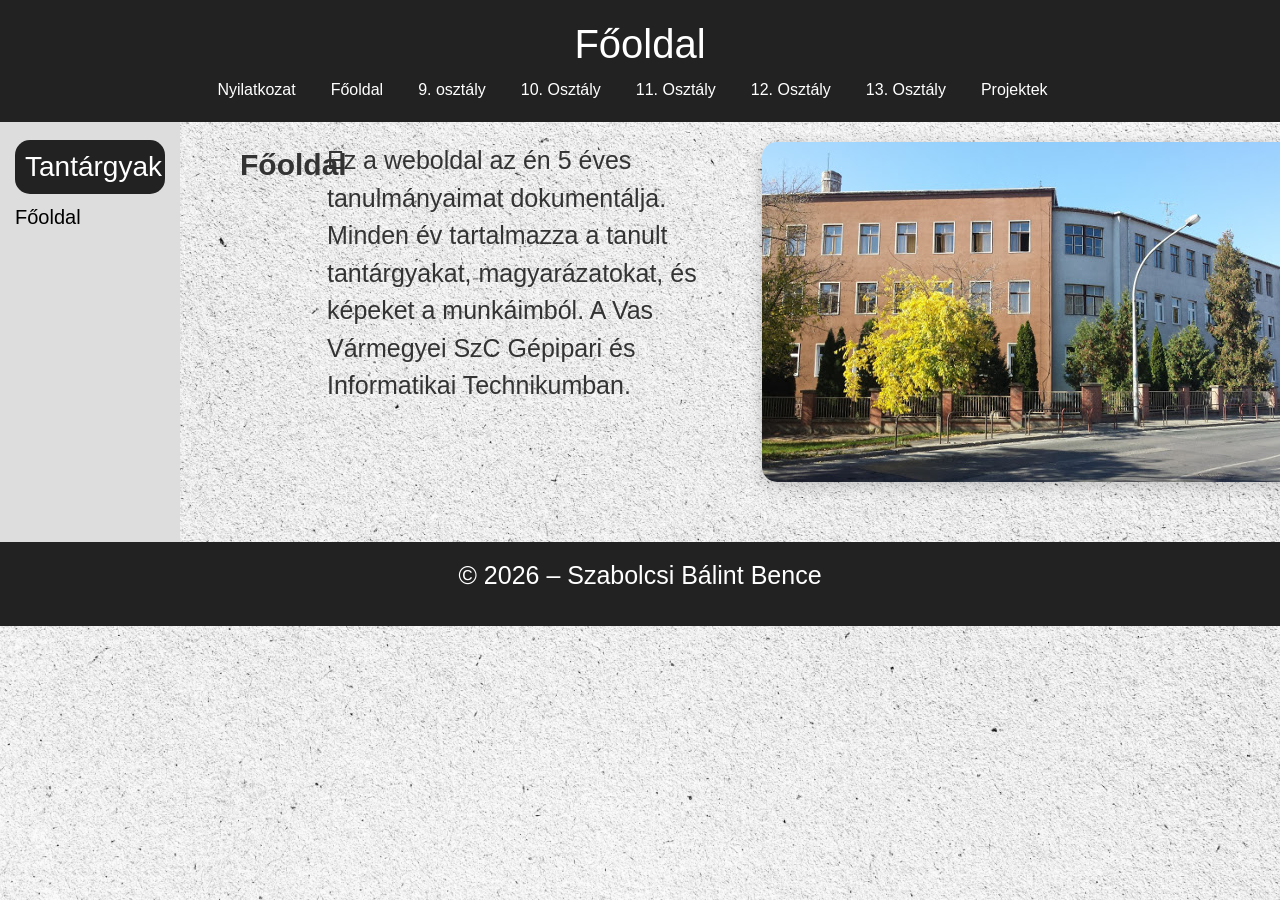
<file: index.html>
<!DOCTYPE html>
<html lang="en">
<head>
    <meta charset="UTF-8">
    <title>Year 1</title>
    <link href="https://cdn.jsdelivr.net/npm/bootstrap@5.3.3/dist/css/bootstrap.min.css" rel="stylesheet">
    

    <link rel="stylesheet" href="styles.css">
</head>
<body>

<div class="page-container">
<header>

    <h1>Főoldal</h1>
    <nav>
        <a href="nyilatkozat.html">Nyilatkozat</a>
        <a href="index.html">Főoldal</a>
        <a href="YearOne.html">9. osztály</a>
        <a href="year2.html">10. Osztály</a>
        <a href="year3.html">11. Osztály</a>
        <a href="year4.html">12. Osztály</a>
        <a href="year5.html">13. Osztály</a>
        <a href="projects.html">Projektek</a>
    </nav>
</header>
<div class="side-bg"></div>

<aside class="side-nav">
    <h3>Tantárgyak</h3>
    <a href="#Va">Főoldal</a>

</aside>

<main class="content">
    <section id="Va">
        <!-- ELSŐ RÉSZ *******************************-->
        <div class="row">
            <div class="col-1"> <!-- CÍM-->
                <strong>Főoldal</strong>
            </div>
            <div class="col-5"> <!-- MAIN-->
                <p>Ez a weboldal az én 5 éves tanulmányaimat dokumentálja. Minden év tartalmazza a tanult tantárgyakat, magyarázatokat, és képeket a munkáimból. A Vas Vármegyei SzC Gépipari és Informatikai Technikumban.</p>
               
            </div>
            <div class="col-6">
                <img src="Kep/suli.jpg" alt="iskola">
                 
            </div>
        </div>
        

    </section>
</main>

<footer>
    <p>© 2026 – Szabolcsi Bálint Bence</p>
</footer>
</div>
<script src="script.js"></script>
</body>
</html>
</file>
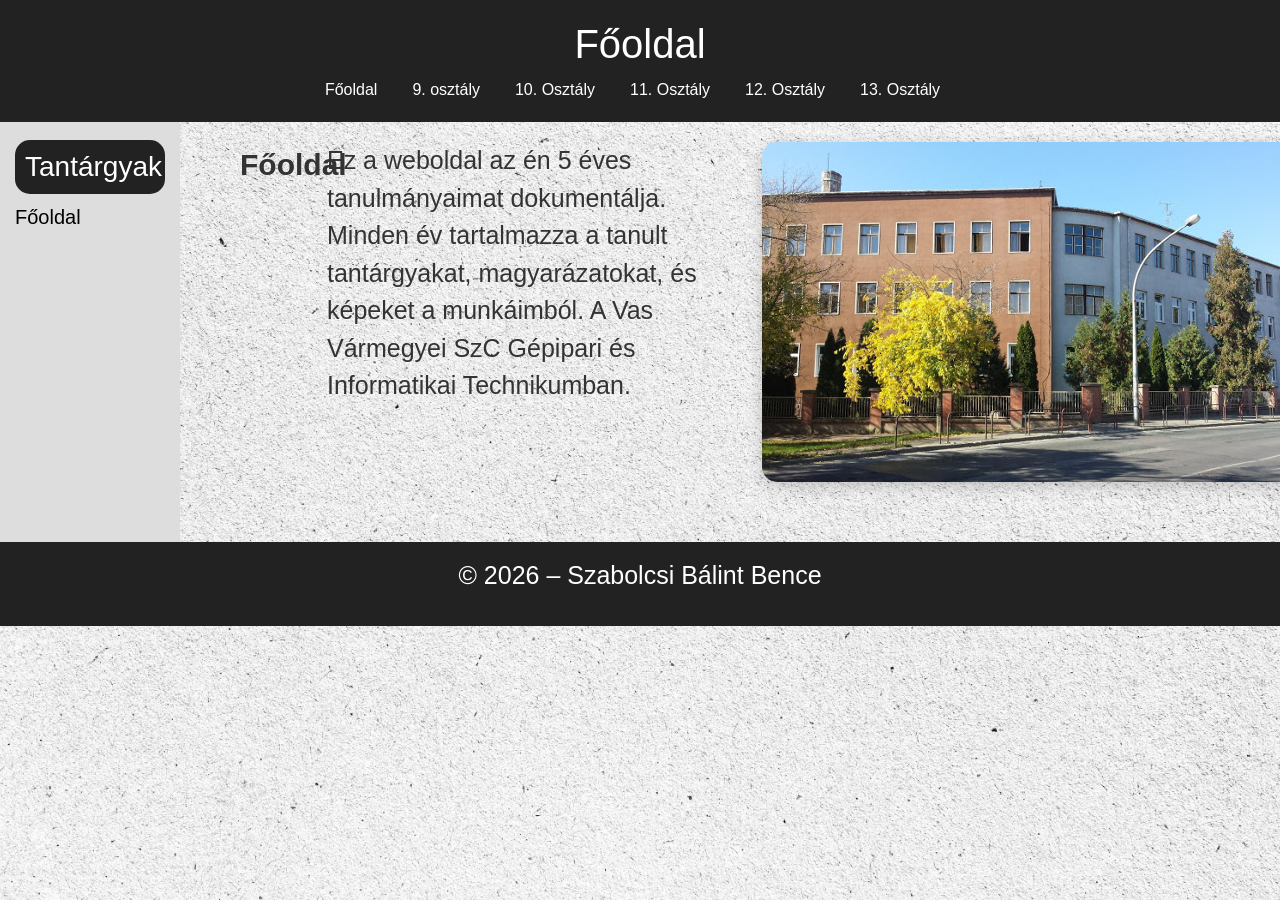
<file: Home.html>
<!DOCTYPE html>
<html lang="en">
<head>
    <meta charset="UTF-8">
    <title>Year 1</title>
    <link href="https://cdn.jsdelivr.net/npm/bootstrap@5.3.3/dist/css/bootstrap.min.css" rel="stylesheet">
    

    <link rel="stylesheet" href="styles.css">
</head>
<body>

<div class="page-container">
<header>

    <h1>Főoldal</h1>
    <nav>
        <a href="Home.html">Főoldal</a>
        <a href="YearOne.html">9. osztály</a>
        <a href="year2.html">10. Osztály</a>
        <a href="year3.html">11. Osztály</a>
        <a href="year4.html">12. Osztály</a>
        <a href="year5.html">13. Osztály</a>
    </nav>
</header>
<div class="side-bg"></div>

<aside class="side-nav">
    <h3>Tantárgyak</h3>
    <a href="#Va">Főoldal</a>

</aside>

<main class="content">
    <section id="Va">
        <!-- ELSŐ RÉSZ *******************************-->
        <div class="row">
            <div class="col-1"> <!-- CÍM-->
                <strong>Főoldal</strong>
            </div>
            <div class="col-5"> <!-- MAIN-->
                <p>Ez a weboldal az én 5 éves tanulmányaimat dokumentálja. Minden év tartalmazza a tanult tantárgyakat, magyarázatokat, és képeket a munkáimból. A Vas Vármegyei SzC Gépipari és Informatikai Technikumban.</p>
            </div>
            <div class="col-6">
                <img src="Kep/suli.jpg" alt="iskola">
            </div>
        </div>
        

    </section>
</main>

<footer>
    <p>© 2026 – Szabolcsi Bálint Bence</p>
</footer>
</div>
<script src="script.js"></script>
</body>
</html>
</file>
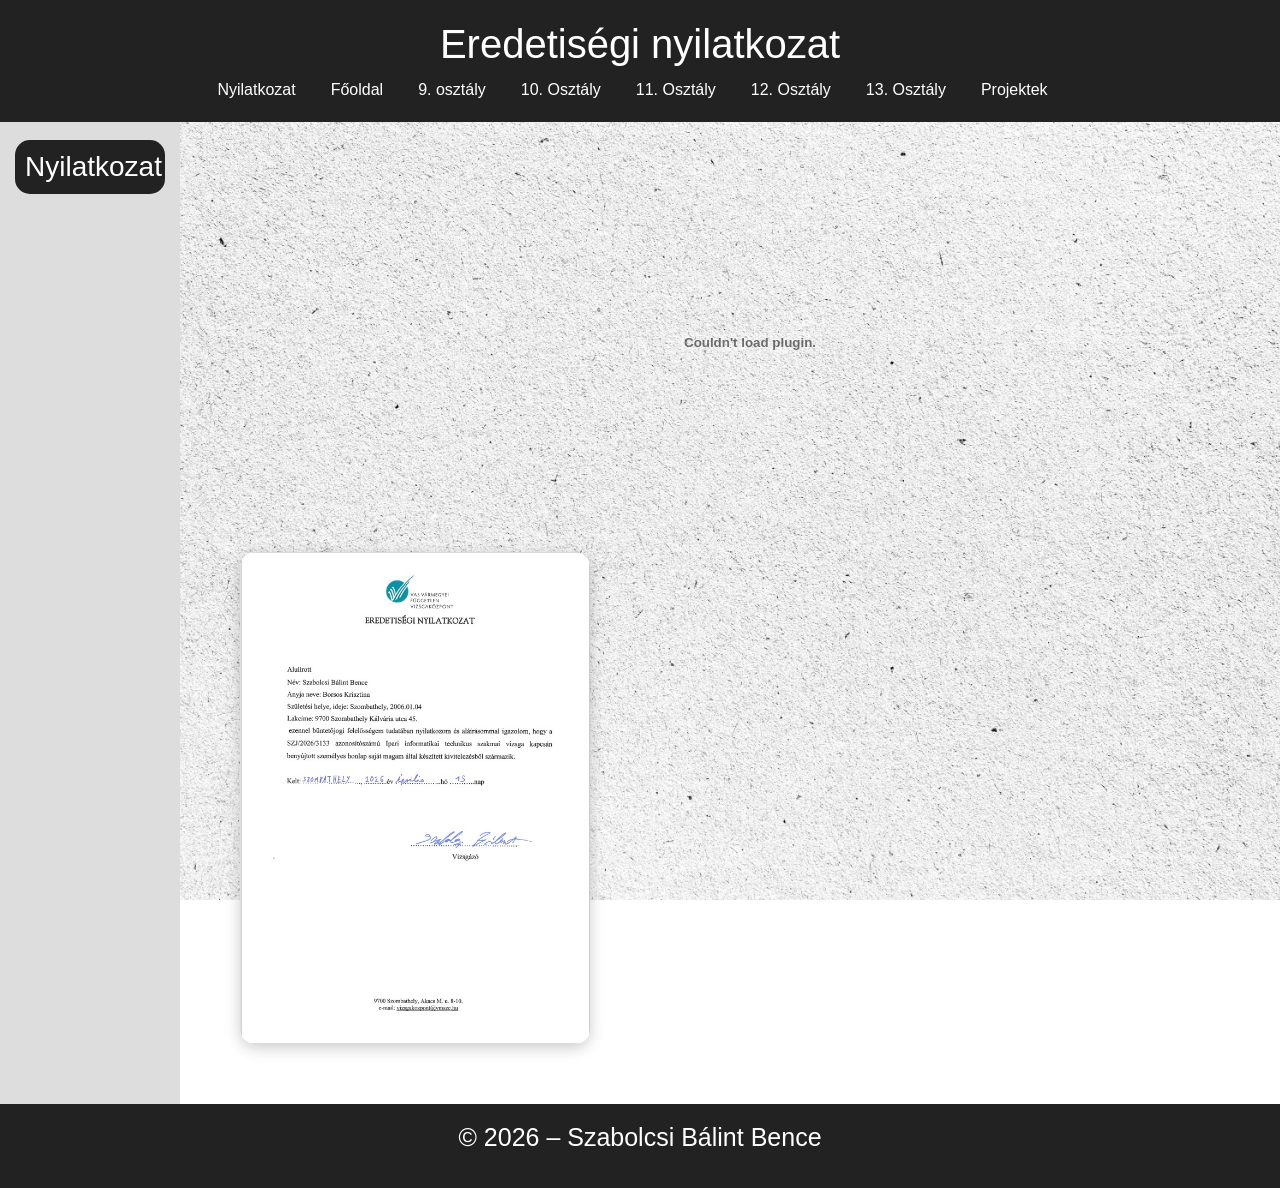
<file: nyilatkozat.html>
<!DOCTYPE html>
<html lang="en">
<head>
    <meta charset="UTF-8">
    <title>Year 1</title>
    <link href="https://cdn.jsdelivr.net/npm/bootstrap@5.3.3/dist/css/bootstrap.min.css" rel="stylesheet">
    

    <link rel="stylesheet" href="styles.css">
</head>
<body>

<div class="page-container">
<header>

    <h1>Eredetiségi nyilatkozat</h1>
    <nav>
        <a href="nyilatkozat.html">Nyilatkozat</a>
        <a href="index.html">Főoldal</a>
        <a href="YearOne.html">9. osztály</a>
        <a href="year2.html">10. Osztály</a>
        <a href="year3.html">11. Osztály</a>
        <a href="year4.html">12. Osztály</a>
        <a href="year5.html">13. Osztály</a>
        <a href="projects.html">Projektek</a>
    </nav>
</header>
<div class="side-bg"></div>

<aside class="side-nav">
    <h3>Nyilatkozat</h3>

</aside>

<main class="content">
    <section id="Va">
        
        <div class="row">
            <embed src="Kep/13C_eredetiseg_nyilatkozat_Resz19.86267720.pdf" type="application/pdf" width="600" height="400">
            <a href="Kep/NyilKep.jpeg" target="_blank"> <img src="Kep/NyilKep.jpeg" alt="csomóponti törvény" class="VA9-img"> </a>
        </div>
        

    </section>
</main>

<footer>
    <p>© 2026 – Szabolcsi Bálint Bence</p>
</footer>
</div>
<script src="script.js"></script>
</body>
</html>
</file>
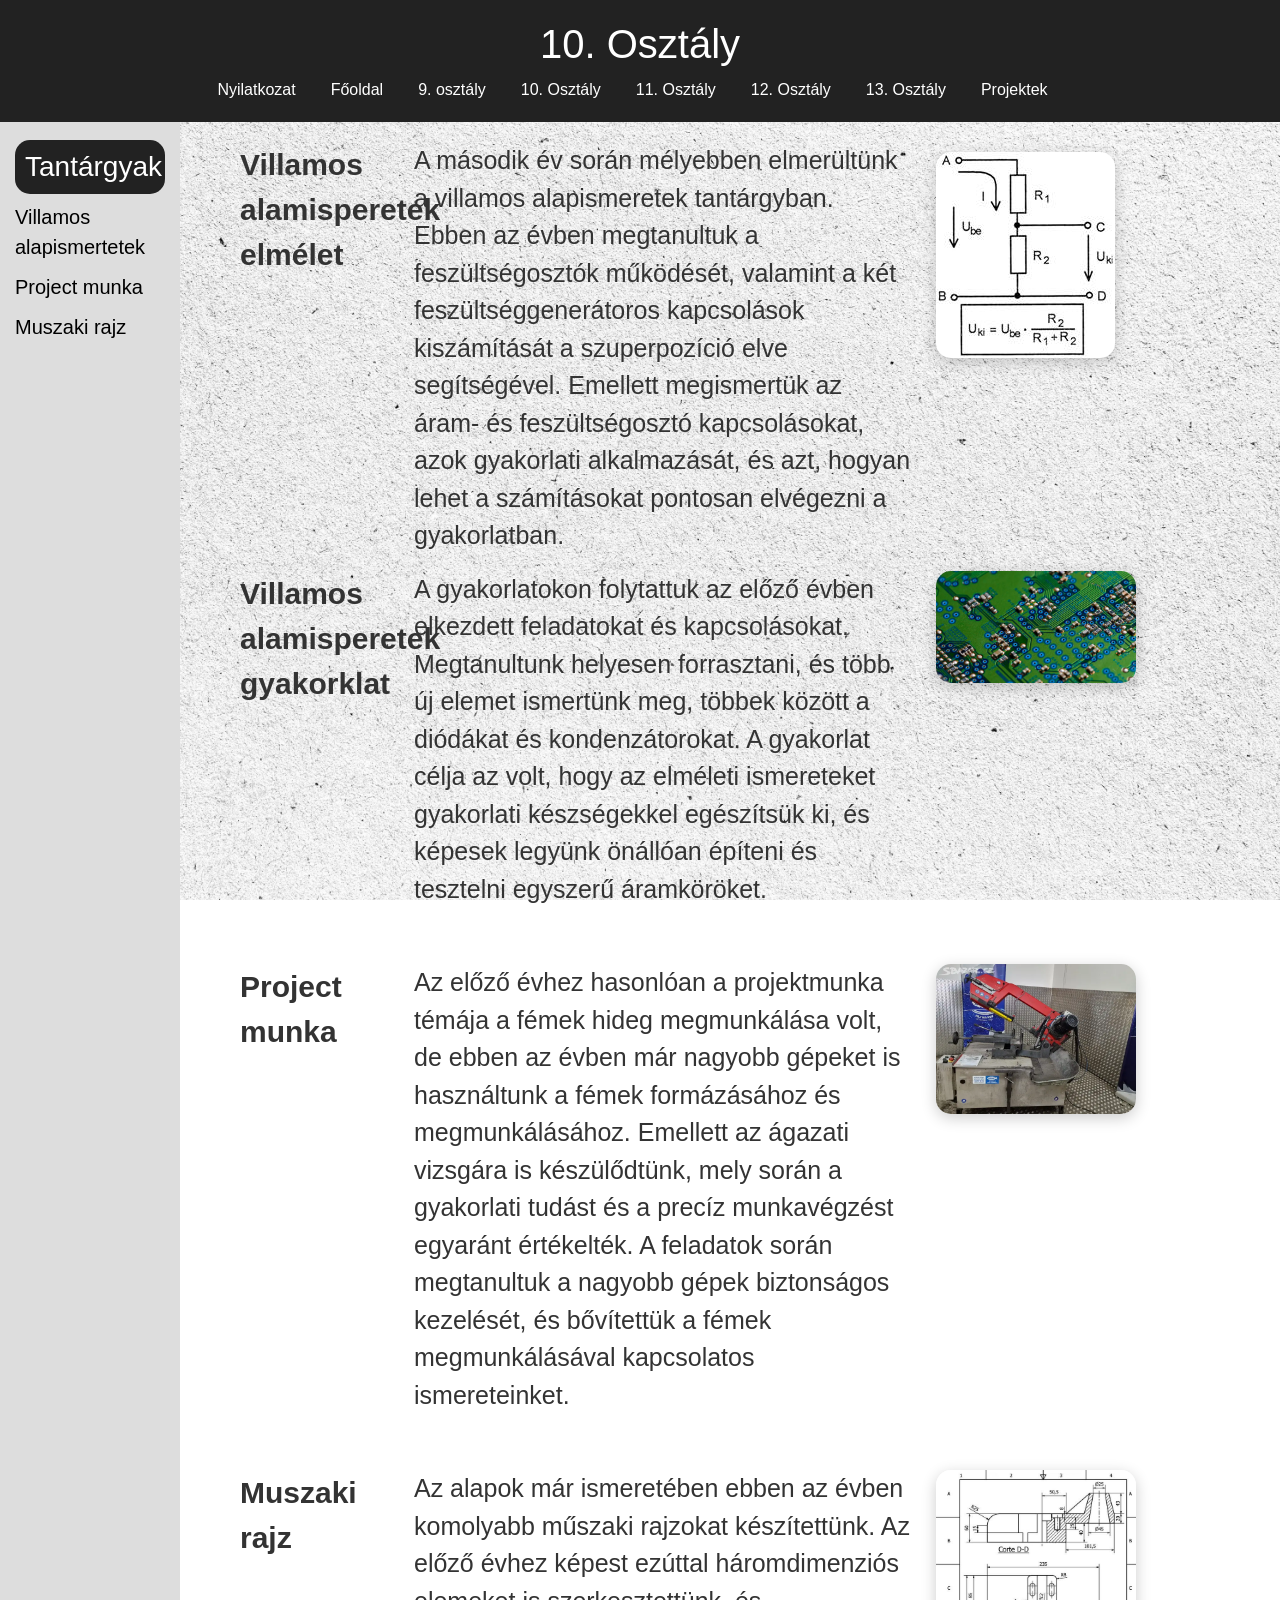
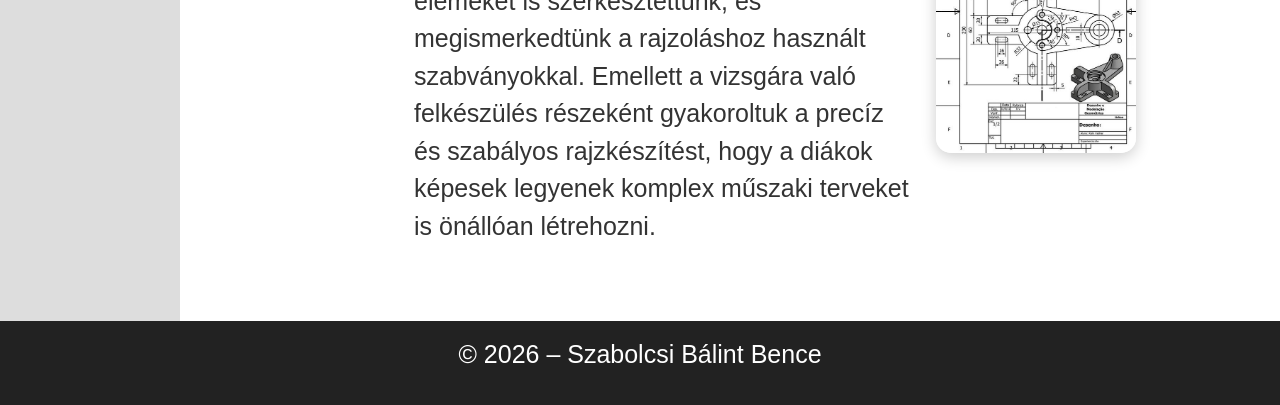
<file: year2.html>
<!DOCTYPE html>
<html lang="en">
<head>
    <meta charset="UTF-8">
    <title>Year 1</title>
    <link href="https://cdn.jsdelivr.net/npm/bootstrap@5.3.3/dist/css/bootstrap.min.css" rel="stylesheet">

    <link rel="stylesheet" href="styles.css">
</head>
<body>

<div class="page-container">
<header>
    <h1>10. Osztály</h1>
    <nav>
        <a href="nyilatkozat.html">Nyilatkozat</a>
        <a href="index.html">Főoldal</a>
        <a href="YearOne.html">9. osztály</a>
        <a href="year2.html">10. Osztály</a>
        <a href="year3.html">11. Osztály</a>
        <a href="year4.html">12. Osztály</a>
        <a href="year5.html">13. Osztály</a>
        <a href="projects.html">Projektek</a>
    </nav>
</header>
<div class="side-bg"></div>

<aside class="side-nav">
    <h3>Tantárgyak</h3>
    <a href="#Va">Villamos alapismertetek</a>
    <a href="#PM">Project munka</a>
    
    <a href="#MR">Muszaki rajz</a>

</aside>

<main class="content">
    <section id="Va">
        <!-- ELSŐ RÉSZ *******************************-->
        <div class="row">
            <div class="col-2"> <!-- CÍM-->
                <strong> Villamos alamisperetek elmélet</strong>
            </div>
            <div class="col-6"> <!-- MAIN-->
                <p>A második év során mélyebben elmerültünk a villamos alapismeretek tantárgyban. Ebben az évben megtanultuk a feszültségosztók működését, valamint a két feszültséggenerátoros kapcsolások kiszámítását a szuperpozíció elve segítségével. Emellett megismertük az áram- és feszültségosztó kapcsolásokat, azok gyakorlati alkalmazását, és azt, hogyan lehet a számításokat pontosan elvégezni a gyakorlatban.</p>
            </div>
            <div class="col"> <!-- IMG-->
                <a href="Kep/vagy10.jpg" target="_blank"> <img src="Kep/vagy10.jpg" alt="feszültség osztó" class="VA9-img"> </a>
            </div>
        </div>
        <!-- Második RÉSZ *******************************-->
        <div class="row">
            <div class="col-2"> <!-- CÍM-->
                <strong>Villamos alamisperetek gyakorklat</strong>
            </div>
            <div class="col-6"> <!-- MAIN-->
                <p>A gyakorlatokon folytattuk az előző évben elkezdett feladatokat és kapcsolásokat. Megtanultunk helyesen forrasztani, és több új elemet ismertünk meg, többek között a diódákat és kondenzátorokat. A gyakorlat célja az volt, hogy az elméleti ismereteket gyakorlati készségekkel egészítsük ki, és képesek legyünk önállóan építeni és tesztelni egyszerű áramköröket.</p>
            </div>
            <div class="col"> <!-- IMG-->
                <a href="Kep/pcb.webp" target="_blank"> <img src="Kep/pcb.webp" alt="nyomtatott áramkör" class="vagy9-img"> </a>
            </div>
        </div>
    </section>
<!-- ÚJ TANTÁRGY ************************************-->
    <section id="PM">
        <!-- ELSŐ RÉSZ *******************************-->
        <div class="row">
            <div class="col-2"> <!-- CÍM-->
                <strong>Project munka</strong>
            </div>
            <div class="col-6"> <!-- MAIN-->
                <p>Az előző évhez hasonlóan a projektmunka témája a fémek hideg megmunkálása volt, de ebben az évben már nagyobb gépeket is használtunk a fémek formázásához és megmunkálásához. Emellett az ágazati vizsgára is készülődtünk, mely során a gyakorlati tudást és a precíz munkavégzést egyaránt értékelték. A feladatok során megtanultuk a nagyobb gépek biztonságos kezelését, és bővítettük a fémek megmunkálásával kapcsolatos ismereteinket.</p>
            </div>
            <div class="col"> <!-- IMG-->
                <a href="Kep/furesz.webp" target="_blank"> <img src="Kep/furesz.webp" alt="Fémfűrész" class="vagy9-img"></a>
            </div>
        </div>
    </section>

    <!-- ÚJ TANTÁRGY ************************************-->
    <section id="MR">
        <!-- ELSŐ RÉSZ *******************************-->
        <div class="row">
            <div class="col-2"> <!-- CÍM-->
                <strong>Muszaki rajz</strong>
            </div>
            <div class="col-6"> <!-- MAIN-->
            <p>Az alapok már ismeretében ebben az évben komolyabb műszaki rajzokat készítettünk. Az előző évhez képest ezúttal háromdimenziós elemeket is szerkesztettünk, és megismerkedtünk a rajzoláshoz használt szabványokkal. Emellett a vizsgára való felkészülés részeként gyakoroltuk a precíz és szabályos rajzkészítést, hogy a diákok képesek legyenek komplex műszaki terveket is önállóan létrehozni.</p>
            </div>
            <div class="col"> <!-- IMG-->
                <a href="Kep/MR3D.jpg" target="_blank"><img src="Kep/MR3D.jpg" alt="műszaki rajz" class="vagy9-img"></a>
            </div>
        </div>
    </section>
</main>

<footer>
    <p>© 2026 – Szabolcsi Bálint Bence</p>
</footer>
</div>
<script src="script.js"></script>
</body>
</html>
</file>
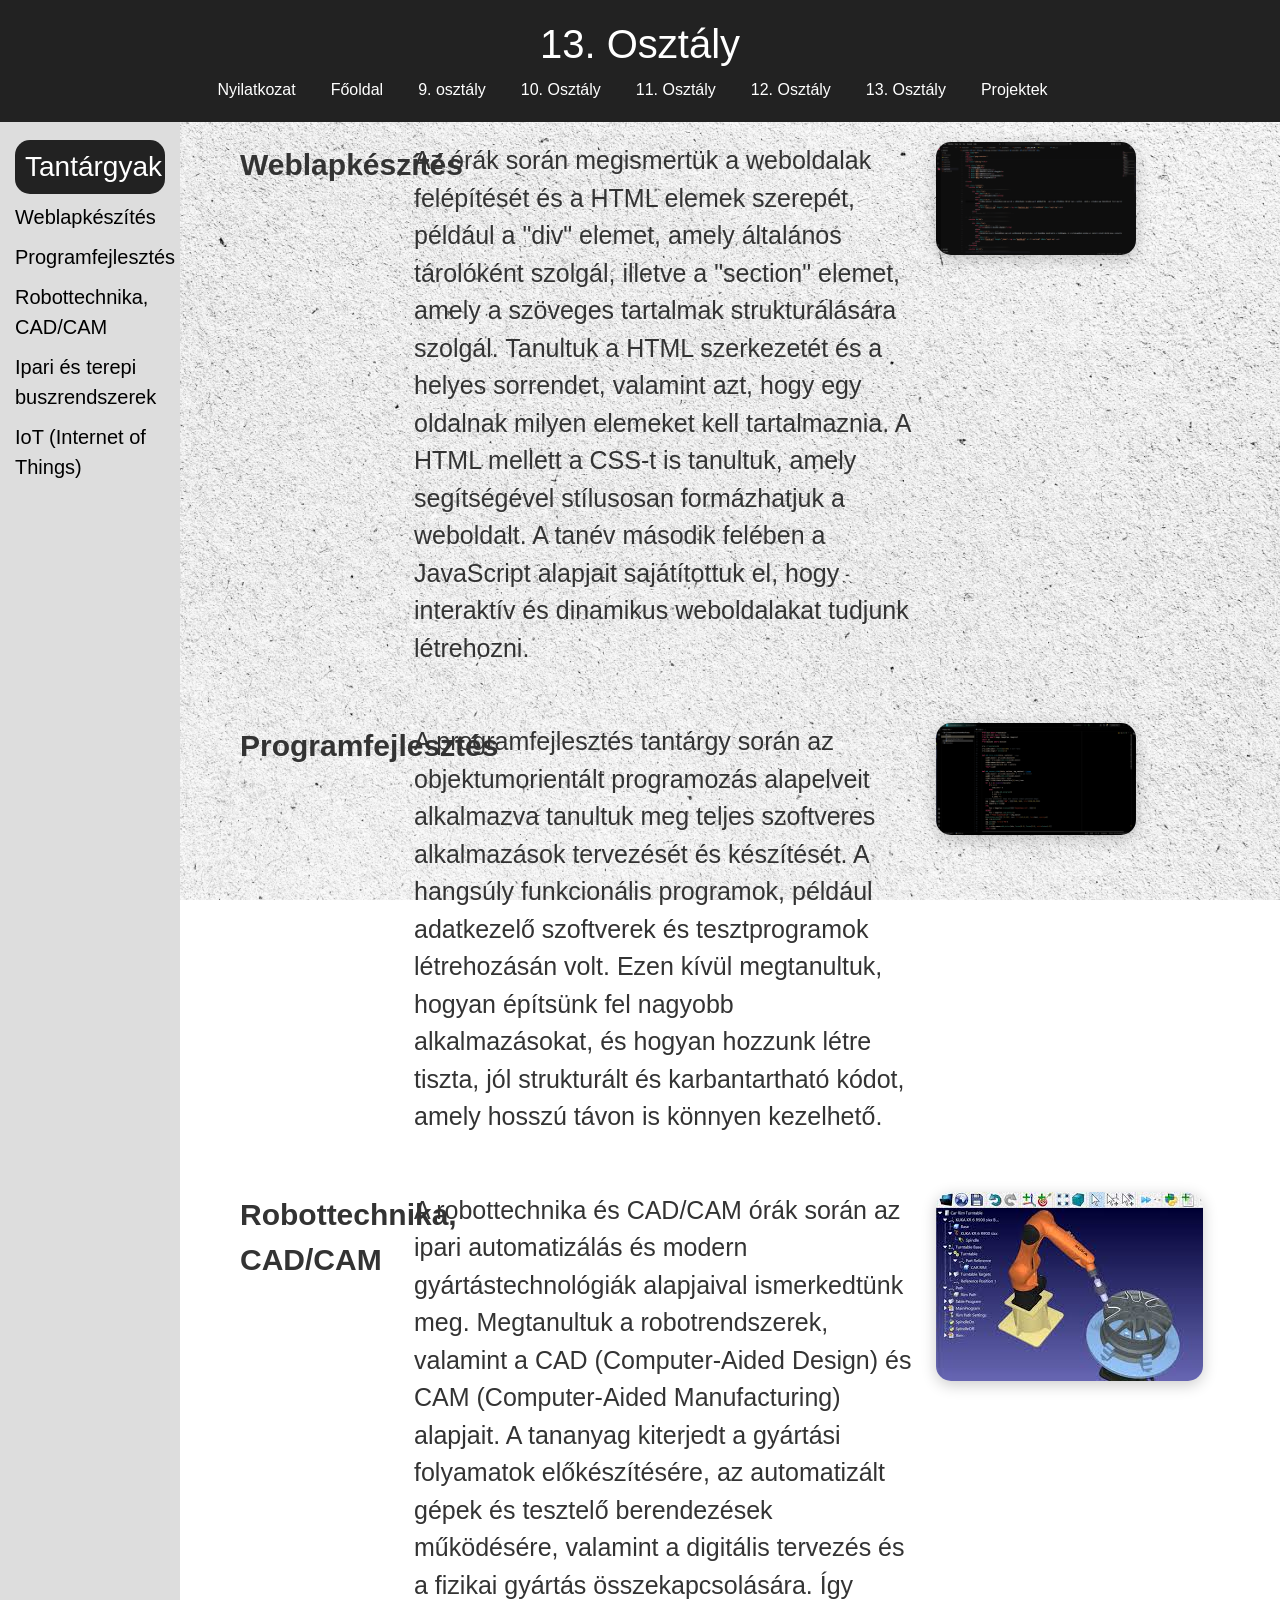
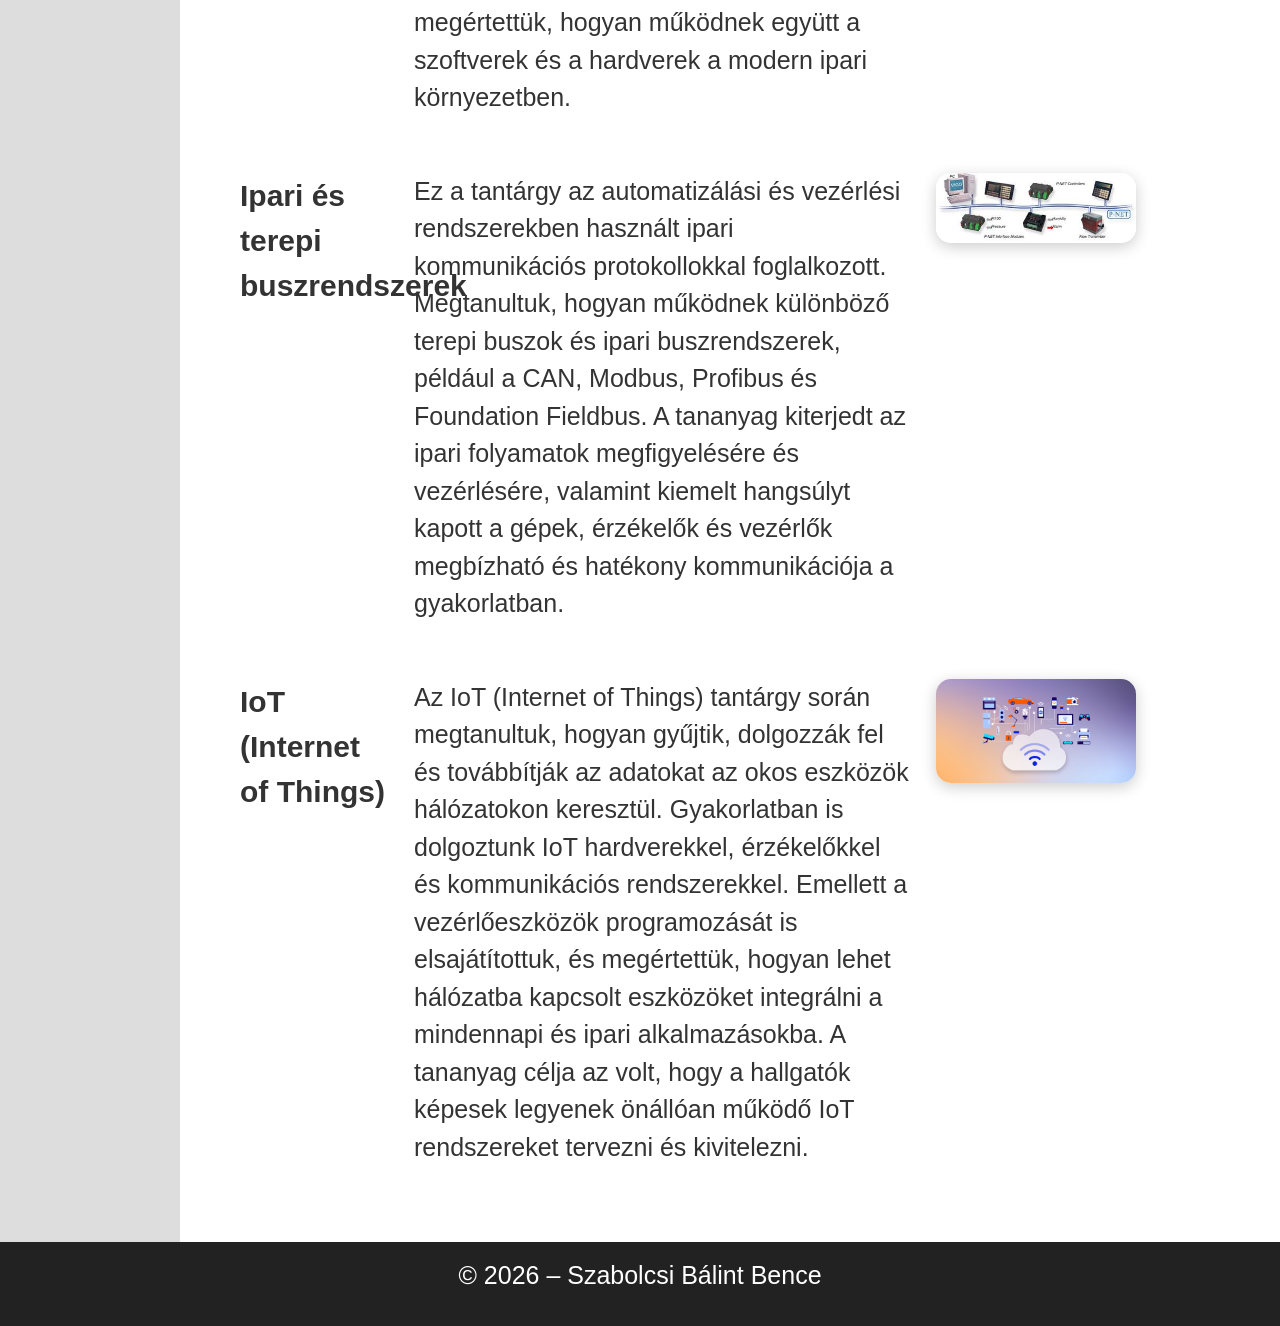
<file: year5.html>
<!DOCTYPE html>
<html lang="en">
<head>
    <meta charset="UTF-8">
    <title>Year 1</title>
    <link href="https://cdn.jsdelivr.net/npm/bootstrap@5.3.3/dist/css/bootstrap.min.css" rel="stylesheet">

    <link rel="stylesheet" href="styles.css">
</head>
<body>

<div class="page-container">
<header>
    <h1>13. Osztály</h1>
    <nav>
        <a href="nyilatkozat.html">Nyilatkozat</a>
        <a href="index.html">Főoldal</a>
        <a href="YearOne.html">9. osztály</a>
        <a href="year2.html">10. Osztály</a>
        <a href="year3.html">11. Osztály</a>
        <a href="year4.html">12. Osztály</a>
        <a href="year5.html">13. Osztály</a>
        <a href="projects.html">Projektek</a>
    </nav>
</header>
<div class="side-bg"></div>

<aside class="side-nav">
    <h3>Tantárgyak</h3>
    <a href="#AA">Weblapkészítés</a>
    <a href="#DA">Programfejlesztés</a>
    <a href="#ET">Robottechnika, CAD/CAM</a>
    <a href="#PA">Ipari és terepi buszrendszerek</a>
    <a href="#PLC">IoT (Internet of Things) </a>

</aside>

<main class="content">
    <section id="AA">
        <!-- ELSŐ RÉSZ *******************************-->
        <div class="row">
            <div class="col-2"> <!-- CÍM-->
                <strong>Weblapkészítés</strong>
            </div>
            <div class="col-6"> <!-- MAIN-->
                <p>Az órák során megismertük a weboldalak felépítését és a HTML elemek szerepét, például a "div" elemet, amely általános tárolóként szolgál, illetve a "section" elemet, amely a szöveges tartalmak strukturálására szolgál. Tanultuk a HTML szerkezetét és a helyes sorrendet, valamint azt, hogy egy oldalnak milyen elemeket kell tartalmaznia. A HTML mellett a CSS-t is tanultuk, amely segítségével stílusosan formázhatjuk a weboldalt. A tanév második felében a JavaScript alapjait sajátítottuk el, hogy interaktív és dinamikus weboldalakat tudjunk létrehozni.</p>
            </div>
            <div class="col-2"> <!-- IMG-->
                <a href="Kep/Screenshot (833).png" target="_blank"> <img src="Kep/Screenshot (833).png" alt="Ellenálások" class="vagy9-img"> </a>
            </div>
        </div>
        </section>
        <!-- Második RÉSZ *******************************-->
        
<!-- ÚJ TANTÁRGY ************************************-->
    <section id="DA">
        <!-- ELSŐ RÉSZ *******************************-->
        <div class="row">
            <div class="col-2"> <!-- CÍM-->
                <strong>Programfejlesztés</strong>
            </div>
            <div class="col-6"> <!-- MAIN-->
                <p>A programfejlesztés tantárgy során az objektumorientált programozás alapelveit alkalmazva tanultuk meg teljes szoftveres alkalmazások tervezését és készítését. A hangsúly funkcionális programok, például adatkezelő szoftverek és tesztprogramok létrehozásán volt. Ezen kívül megtanultuk, hogyan építsünk fel nagyobb alkalmazásokat, és hogyan hozzunk létre tiszta, jól strukturált és karbantartható kódot, amely hosszú távon is könnyen kezelhető.</p>
            </div>
            <div class="col"> <!-- IMG-->
                <a href="Kep/Screenshot (834).png" target="_blank"> <img src="Kep/Screenshot (834).png" alt="Ellenálások" class="vagy9-img"> </a>
            </div>
        </div>
    </section>
<!-- ÚJ TANTÁRGY ************************************-->
    <section id="ET">
        <!-- ELSŐ RÉSZ *******************************-->
        <div class="row">
            <div class="col-2"> <!-- CÍM-->
                <strong>Robottechnika, CAD/CAM</strong>
            </div>
            <div class="col-6"> <!-- MAIN-->
            <p>A robottechnika és CAD/CAM órák során az ipari automatizálás és modern gyártástechnológiák alapjaival ismerkedtünk meg. Megtanultuk a robotrendszerek, valamint a CAD (Computer-Aided Design) és CAM (Computer-Aided Manufacturing) alapjait. A tananyag kiterjedt a gyártási folyamatok előkészítésére, az automatizált gépek és tesztelő berendezések működésére, valamint a digitális tervezés és a fizikai gyártás összekapcsolására. Így megértettük, hogyan működnek együtt a szoftverek és a hardverek a modern ipari környezetben.</p>
            </div>
            <div class="col-2" class="vagy9-img"> <!-- IMG-->
                <a href="Kep/ROB.jpg" target="_blank"><img src="Kep/ROB.jpg" alt="vas szén állapot ábra"></a>
            </div>
        </div>
    </section>
    <!-- ÚJ TANTÁRGY ************************************-->
    <section id="PA">
        <!-- ELSŐ RÉSZ *******************************-->
        <div class="row">
            <div class="col-2"> <!-- CÍM-->
                <strong>Ipari és terepi buszrendszerek</strong>
            </div>
            <div class="col-6"> <!-- MAIN-->
            <p>Ez a tantárgy az automatizálási és vezérlési rendszerekben használt ipari kommunikációs protokollokkal foglalkozott. Megtanultuk, hogyan működnek különböző terepi buszok és ipari buszrendszerek, például a CAN, Modbus, Profibus és Foundation Fieldbus. A tananyag kiterjedt az ipari folyamatok megfigyelésére és vezérlésére, valamint kiemelt hangsúlyt kapott a gépek, érzékelők és vezérlők megbízható és hatékony kommunikációja a gyakorlatban.</p>
            </div>
            <div class="col"> <!-- IMG-->
                <a href="Kep/bus.jpg" target="_blank"><img src="Kep/bus.jpg" alt="műszaki rajz" class="vagy9-img"></a>
            </div>
        </div>
    </section>
    <section id="PLC">
        <!-- ELSŐ RÉSZ *******************************-->
        <div class="row">
            <div class="col-2"> <!-- CÍM-->
                <strong>IoT (Internet of Things)</strong>
            </div>
            <div class="col-6"> <!-- MAIN-->
            <p>Az IoT (Internet of Things) tantárgy során megtanultuk, hogyan gyűjtik, dolgozzák fel és továbbítják az adatokat az okos eszközök hálózatokon keresztül. Gyakorlatban is dolgoztunk IoT hardverekkel, érzékelőkkel és kommunikációs rendszerekkel. Emellett a vezérlőeszközök programozását is elsajátítottuk, és megértettük, hogyan lehet hálózatba kapcsolt eszközöket integrálni a mindennapi és ipari alkalmazásokba. A tananyag célja az volt, hogy a hallgatók képesek legyenek önállóan működő IoT rendszereket tervezni és kivitelezni.</p>
            </div>
            <div class="col"> <!-- IMG-->
                <a href="Kep/iot.png" target="_blank"><img src="Kep/iot.png" alt="műszaki rajz" class="vagy9-img" ></a>
            </div>
        </div>
    </section>

</main>

<footer>
    <p>© 2026 – Szabolcsi Bálint Bence</p>
</footer>
</div>
<script src="script.js"></script>
</body>
</html>
</file>
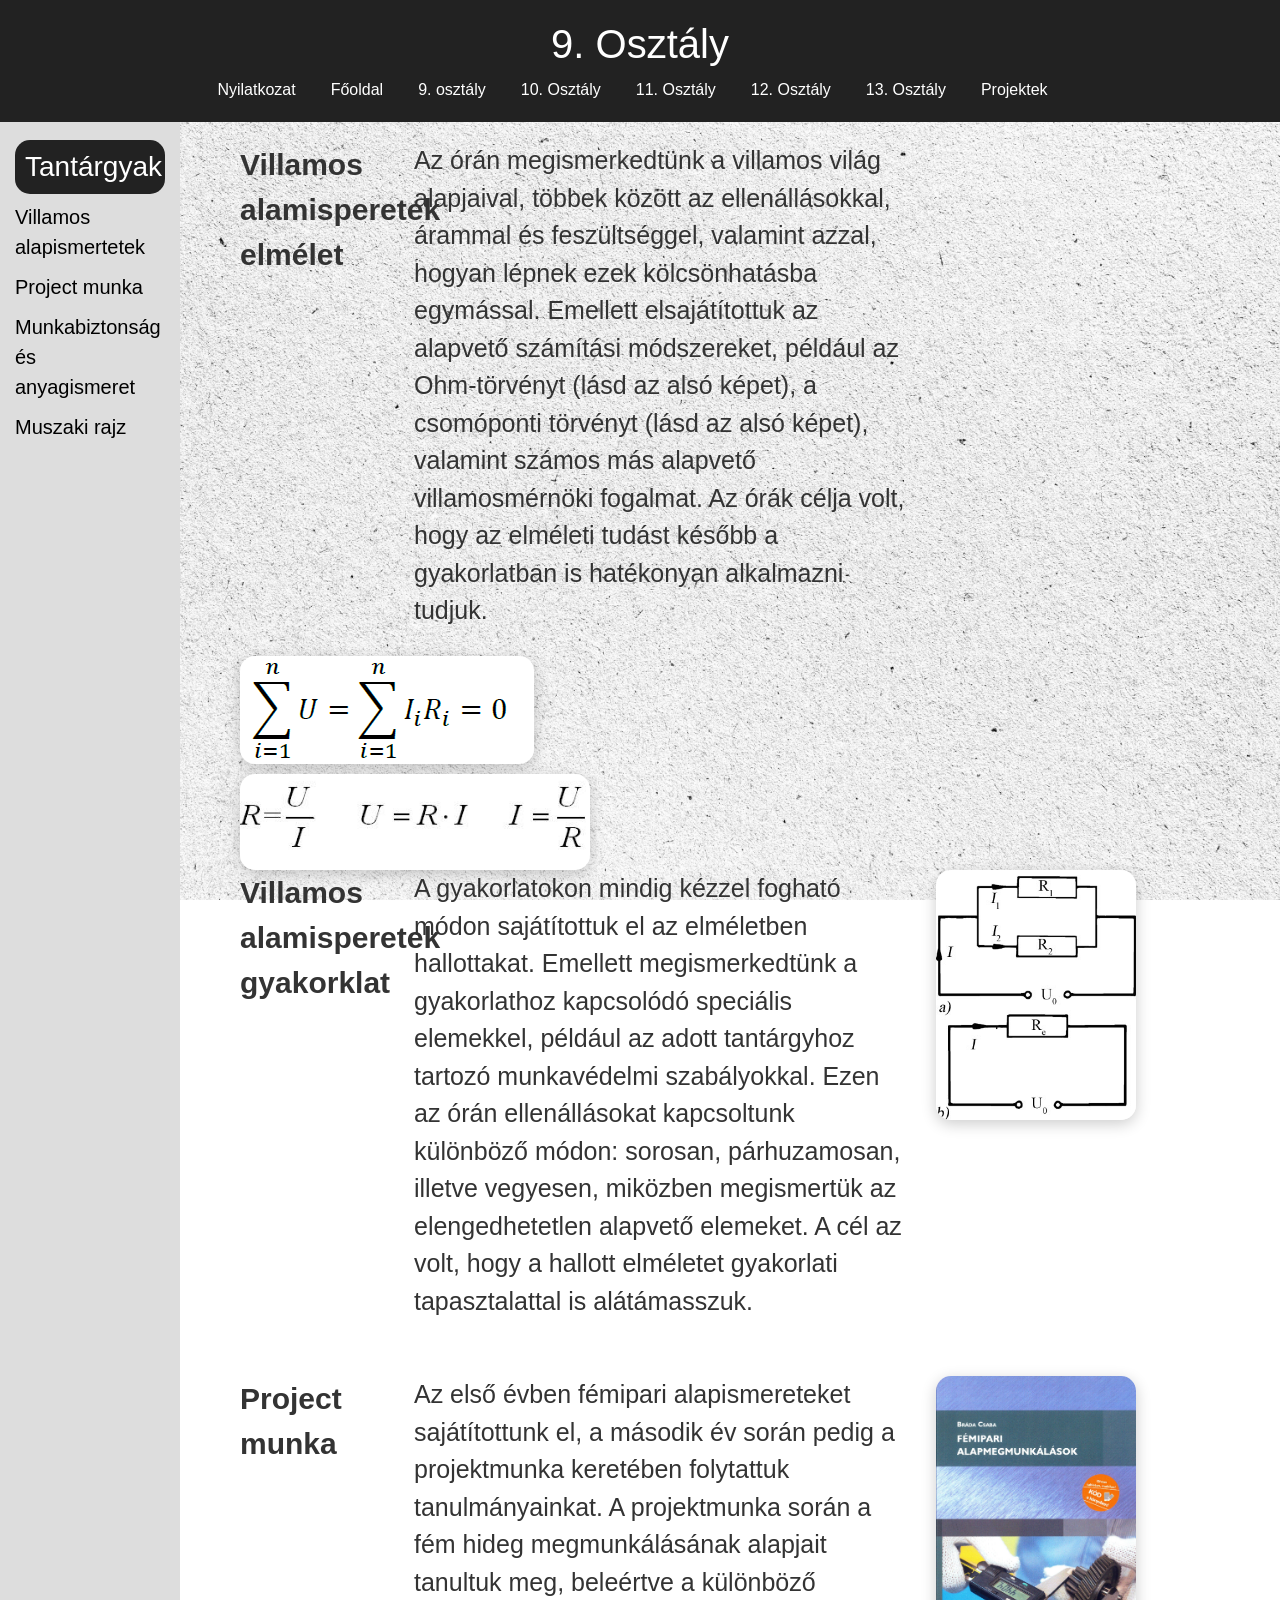
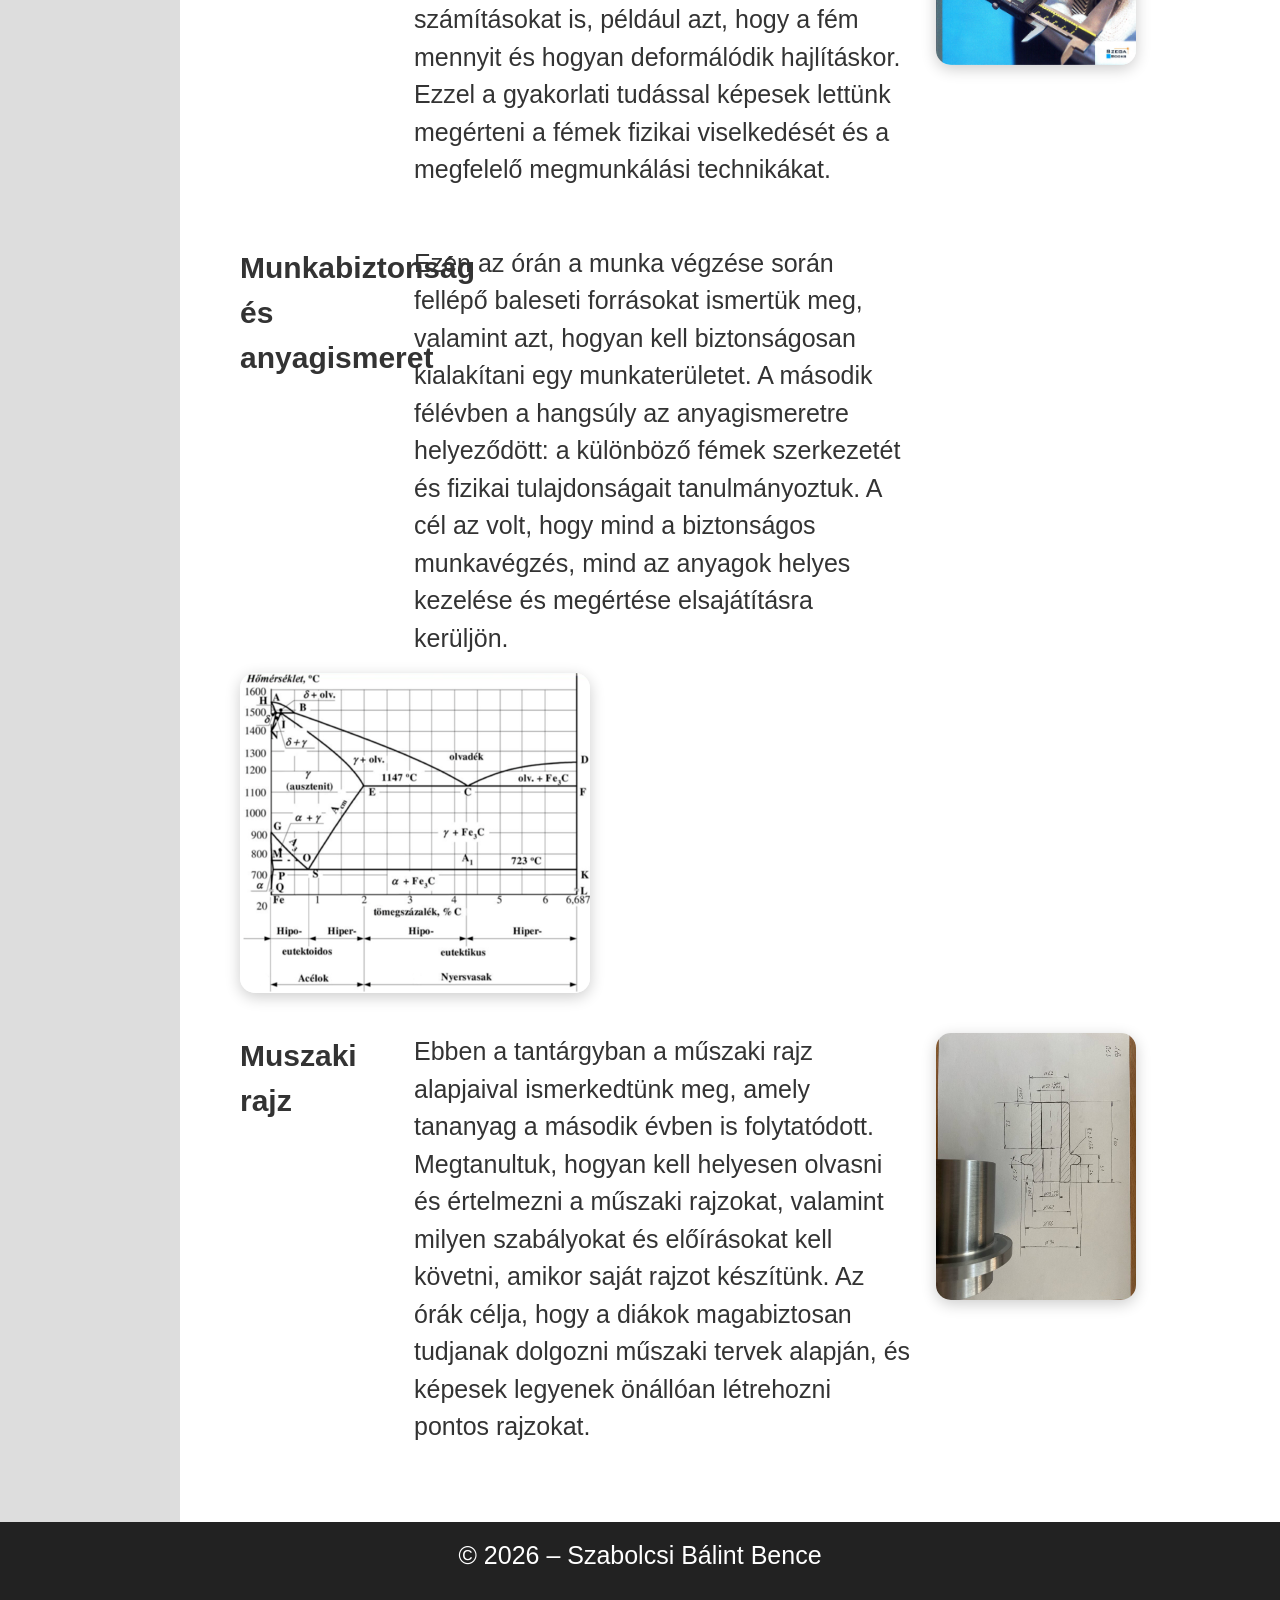
<file: YearOne.html>
<!DOCTYPE html>
<html lang="en">
<head>
    <meta charset="UTF-8">
    <title>Year 1</title>
    <link href="https://cdn.jsdelivr.net/npm/bootstrap@5.3.3/dist/css/bootstrap.min.css" rel="stylesheet">

    <link rel="stylesheet" href="styles.css">
</head>
<body>

<div class="page-container">
<header>
    <h1>9. Osztály</h1>
    <nav>
        <a href="nyilatkozat.html">Nyilatkozat</a>
        <a href="index.html">Főoldal</a>
        <a href="YearOne.html">9. osztály</a>
        <a href="year2.html">10. Osztály</a>
        <a href="year3.html">11. Osztály</a>
        <a href="year4.html">12. Osztály</a>
        <a href="year5.html">13. Osztály</a>
        <a href="projects.html">Projektek</a>
    </nav>
</header>
<div class="side-bg"></div>

<aside class="side-nav">
    <h3>Tantárgyak</h3>
    <a href="#Va">Villamos alapismertetek</a>
    <a href="#PM">Project munka</a>
    <a href="#MnI">Munkabiztonság és <br> anyagismeret</a>
    <a href="#MR">Muszaki rajz</a>

</aside>

<main class="content">
    <section id="Va">
        <!-- ELSŐ RÉSZ *******************************-->
        <div class="row">
            <div class="col-2"> <!-- CÍM-->
                <strong> Villamos alamisperetek elmélet</strong>
            </div>
            <div class="col-6"> <!-- MAIN-->
                <p> Az órán megismerkedtünk a villamos világ alapjaival, többek között az ellenállásokkal, árammal és feszültséggel, valamint azzal, hogyan lépnek ezek kölcsönhatásba egymással. Emellett elsajátítottuk az alapvető számítási módszereket, például az Ohm-törvényt (lásd az alsó képet), a csomóponti törvényt (lásd az alsó képet), valamint számos más alapvető villamosmérnöki fogalmat. Az órák célja volt, hogy az elméleti tudást később a gyakorlatban is hatékonyan alkalmazni tudjuk.</p>
            </div>
            <div class="col"> <!-- IMG-->
                <a href="Kep/VA9csomo.png" target="_blank"> <img src="Kep/VA9csomo.png" alt="csomóponti törvény" class="VA9-img"> </a>
                <a href="Kep/VAohm.jpg" target="_blank"> <img src="Kep/VAohm.jpg" alt="csomóponti törvény" class="VA9-img"> </a>
            </div>
        </div>
        <!-- Második RÉSZ *******************************-->
        <div class="row">
            <div class="col-2"> <!-- CÍM-->
                <strong>Villamos alamisperetek gyakorklat</strong>
            </div>
            <div class="col-6"> <!-- MAIN-->
                <p>A gyakorlatokon mindig kézzel fogható módon sajátítottuk el az elméletben hallottakat. Emellett megismerkedtünk a gyakorlathoz kapcsolódó speciális elemekkel, például az adott tantárgyhoz tartozó munkavédelmi szabályokkal. Ezen az órán ellenállásokat kapcsoltunk különböző módon: sorosan, párhuzamosan, illetve vegyesen, miközben megismertük az elengedhetetlen alapvető elemeket. A cél az volt, hogy a hallott elméletet gyakorlati tapasztalattal is alátámasszuk.</p>
            </div>
            <div class="col"> <!-- IMG-->
                <a href="Kep/VAGY9.jpg" target="_blank"> <img src="Kep/VAGY9.jpg" alt="Ellenálások" class="vagy9-img"> </a>
            </div>
        </div>
    </section>
<!-- ÚJ TANTÁRGY ************************************-->
    <section id="PM">
        <!-- ELSŐ RÉSZ *******************************-->
        <div class="row">
            <div class="col-2"> <!-- CÍM-->
                <strong>Project munka</strong>
            </div>
            <div class="col-6"> <!-- MAIN-->
                <p>Az első évben fémipari alapismereteket sajátítottunk el, a második év során pedig a projektmunka keretében folytattuk tanulmányainkat. A projektmunka során a fém hideg megmunkálásának alapjait tanultuk meg, beleértve a különböző számításokat is, például azt, hogy a fém mennyit és hogyan deformálódik hajlításkor. Ezzel a gyakorlati tudással képesek lettünk megérteni a fémek fizikai viselkedését és a megfelelő megmunkálási technikákat.</p>
            </div>
            <div class="col"> <!-- IMG-->
                <a href="Kep/FA9.jpg" target="_blank"> <img src="Kep/FA9.jpg" alt="Fémipari könyv" class="vagy9-img"></a>
            </div>
        </div>
    </section>
<!-- ÚJ TANTÁRGY ************************************-->
    <section id="MnI">
        <!-- ELSŐ RÉSZ *******************************-->
        <div class="row">
            <div class="col-2"> <!-- CÍM-->
                <strong>Munkabiztonság és anyagismeret</strong>
            </div>
            <div class="col-6"> <!-- MAIN-->
            <p>Ezen az órán a munka végzése során fellépő baleseti forrásokat ismertük meg, valamint azt, hogyan kell biztonságosan kialakítani egy munkaterületet. A második félévben a hangsúly az anyagismeretre helyeződött: a különböző fémek szerkezetét és fizikai tulajdonságait tanulmányoztuk. A cél az volt, hogy mind a biztonságos munkavégzés, mind az anyagok helyes kezelése és megértése elsajátításra kerüljön.</p>
            </div>
            <div class="col"> <!-- IMG-->
                <a href="Kep/MnA.png" target="_blank"><img src="Kep/MnA.png" alt="vas szén állapot ábra"></a>
            </div>
        </div>
    </section>
    <!-- ÚJ TANTÁRGY ************************************-->
    <section id="MR">
        <!-- ELSŐ RÉSZ *******************************-->
        <div class="row">
            <div class="col-2"> <!-- CÍM-->
                <strong>Muszaki rajz</strong>
            </div>
            <div class="col-6"> <!-- MAIN-->
            <p>Ebben a tantárgyban a műszaki rajz alapjaival ismerkedtünk meg, amely tananyag a második évben is folytatódott. Megtanultuk, hogyan kell helyesen olvasni és értelmezni a műszaki rajzokat, valamint milyen szabályokat és előírásokat kell követni, amikor saját rajzot készítünk. Az órák célja, hogy a diákok magabiztosan tudjanak dolgozni műszaki tervek alapján, és képesek legyenek önállóan létrehozni pontos rajzokat.</p>
            </div>
            <div class="col"> <!-- IMG-->
                <a href="Kep/MR.jpeg" target="_blank"><img src="Kep/MR.jpeg" alt="műszaki rajz" class="vagy9-img"></a>
            </div>
        </div>
    </section>
</main>

<footer>
    <p>© 2026 – Szabolcsi Bálint Bence</p>
</footer>
</div>
<script src="script.js"></script>
</body>
</html>
</file>
<file: styles.css>
/* General */
body {
    margin: 0;
    font-family: Arial, Helvetica, sans-serif;

    /* Background image */
    background-image: url('Kep/Back.jpg'); 
    background-size: cover;     
    background-position: center; 
    background-repeat: no-repeat;
    background-attachment: fixed;
    color: #333;
}

/* Header */
header {
    background-color: #222;
    color: white;
    padding: 20px;
    position: relative;
    z-index: 1;
}
header nav {
    display: flex;           
    justify-content: center; 
    gap: 20px;               
    margin-top: 10px;        
}

header h1 {
    margin: 0;
    text-align: center;

}

nav {
    margin-top: 10px;
}

nav a {
    color: white;
    text-decoration: none;
    margin-right: 15px;
}

nav a:hover {
    text-decoration: underline;
}

/* Layout */
main {
    padding: 20px;
}

.intro img {
    max-width: 100%;
    margin-top: 15px;
}
.page-container {
    position: relative; /* needed for side-bg absolute positioning */
}

/* Background behind sidebar */
.side-bg {
    position: absolute;
    top: 0;             /* start at the very top */
    left: 0;

    width: 180px;
    background-color: #ddd;

    /* Make it as tall as the page */
    bottom: 0;          /* stretches to the bottom of page, no matter content length */

    z-index: 0;
}

/* Fixed sidebar nav */
.side-nav {
    position: fixed;
    top: 80px;           /* below header */
    left: 0;

    width: 180px;
    height: calc(100vh - 80px); /* viewport height */
    background-color: transparent; /* so you see side-bg behind */
    padding: 60px 15px 15px 15px;

    overflow-y: auto;
    z-index: 1;
    font-size: 20px;
}
.side-nav a {
    display: block;
    margin-bottom: 10px;
    color: #000;
    text-decoration: none;
}

.side-nav a:hover {
    font-weight: bold;
}

.content {
    margin-left: 220px;
    padding: 20px;
}

.content section {
    margin-bottom: 40px;
}

.VA9-img{
    max-width: 350px;
    display: block;
    margin-top: 10px;
}

/* Footer */
footer {
    text-align: center;
    padding: 15px;
    background: #222;
    color: white;
    position: relative;
    z-index: 1;
}
.vagy9-img{
    width: 200px;  
    height: auto;
}

img {
    border-radius: 15px;          
    box-shadow: 0 4px 15px rgba(0,0,0,0.2); 
    transition: transform 0.5s;   
}

p {
    font-size: 25px;
}
.col-2 {
    font-size: 30px;
}
.col-1{
    font-size: 30px;
}

.side-nav a.active {
    font-weight: bold;
    color: #007bff;
}
.SSimg {
  max-width: 50%;
  height: auto;
}


h2{
    color: white;
    background-color: #222;
    border-radius: 15px;
    padding: 10px;
}
h3{
    color: white;
    background-color: #222;
    border-radius: 15px;
    padding: 10px;
}
h4{
    color: white;
    background-color: #222;
    border-radius: 15px;
    padding: 10px;
}
</file>
